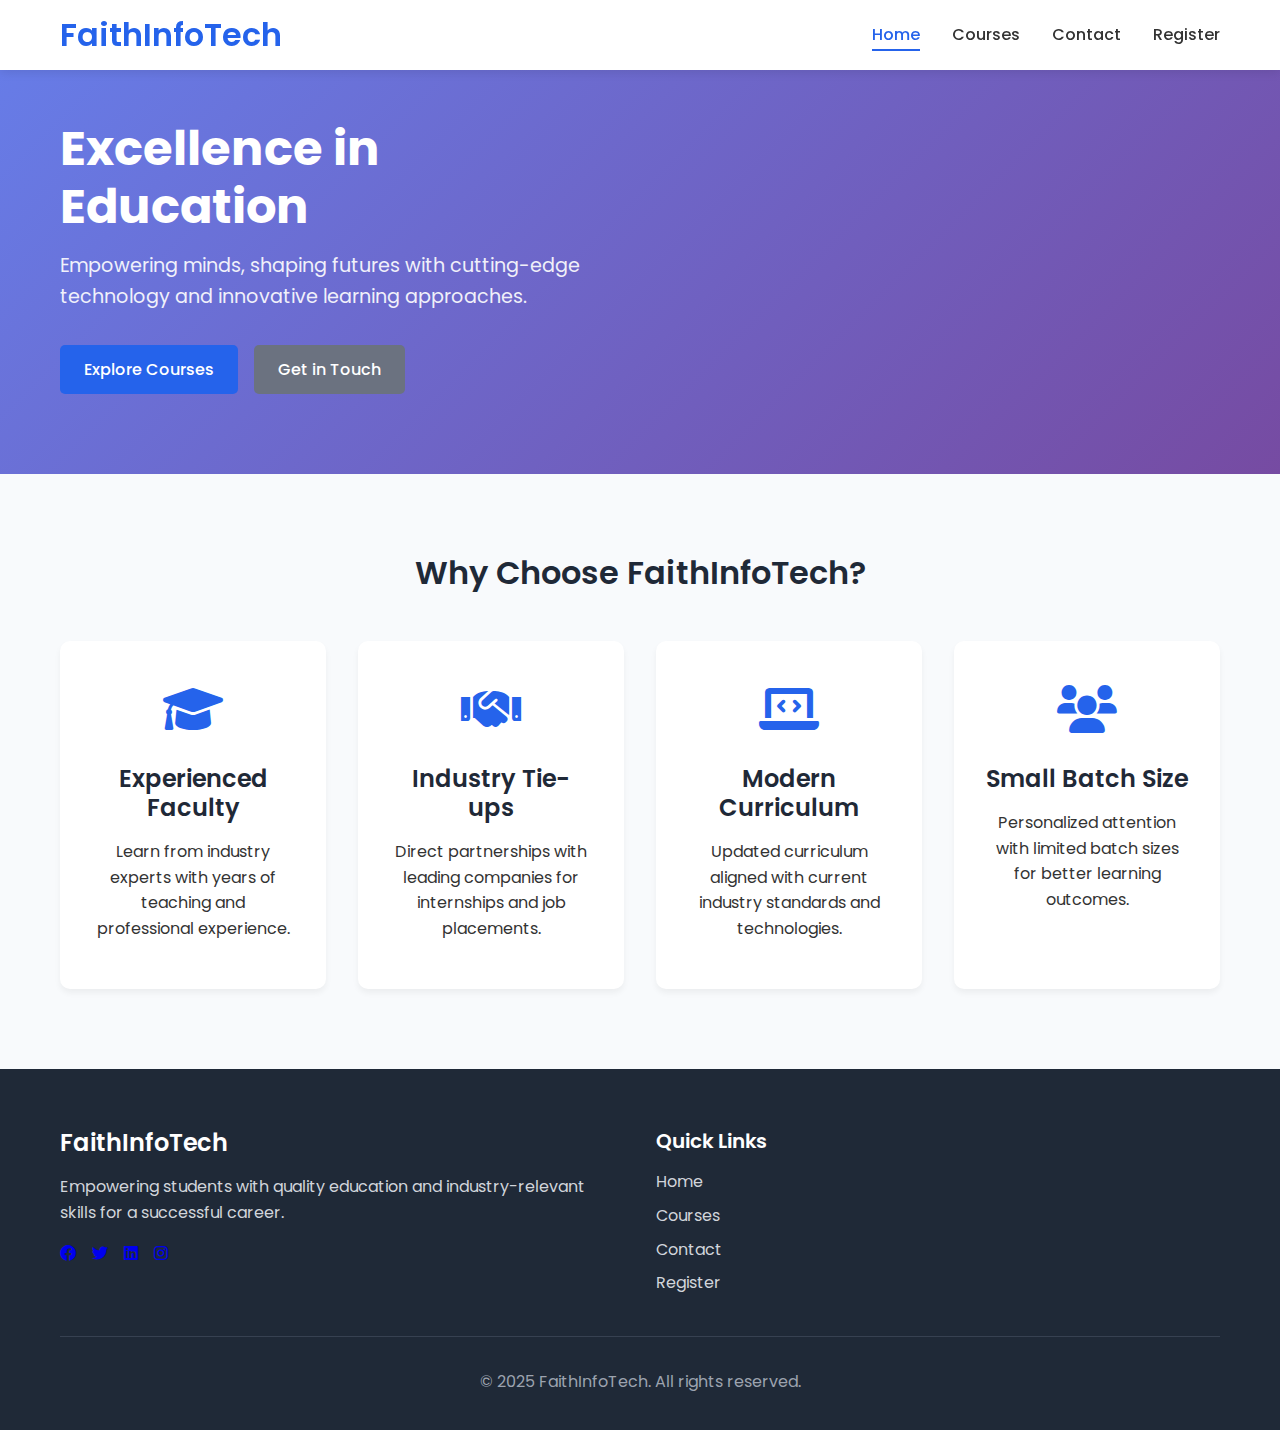
<file: index.html>
<!DOCTYPE html>
<html lang="en">
<head>
    <meta charset="UTF-8">
    <meta name="viewport" content="width=device-width, initial-scale=1.0">
    <title>FaithInfoTech - Excellence in Education</title>
    <link rel="stylesheet" href="styles.css">
    <link href="https://fonts.googleapis.com/css2?family=Poppins:wght@300;400;500;600;700&display=swap" rel="stylesheet">
    <link rel="stylesheet" href="https://cdnjs.cloudflare.com/ajax/libs/font-awesome/6.0.0/css/all.min.css">
</head>
<body>
    <!-- Navigation -->
    <nav class="navbar">
        <div class="nav-container">
            <div class="nav-logo">
                <h2>FaithInfoTech</h2>
            </div>
            <ul class="nav-menu">
                <li class="nav-item">
                    <a href="index.html" class="nav-link active">Home</a>
                </li>
                <li class="nav-item">
                    <a href="courses.html" class="nav-link">Courses</a>
                </li>
                <li class="nav-item">
                    <a href="contact.html" class="nav-link">Contact</a>
                </li>
                <li class="nav-item">
                    <a href="register.html" class="nav-link">Register</a>
                </li>
            </ul>
            <div class="hamburger">
                <span class="bar"></span>
                <span class="bar"></span>
                <span class="bar"></span>
            </div>
        </div>
    </nav>

    <!-- Hero Section -->
    <section class="hero">
        <div class="hero-container">
            <div class="hero-content">
                <h1 class="hero-title">Excellence in Education</h1>
                <p class="hero-subtitle">Empowering minds, shaping futures with cutting-edge technology and innovative learning approaches.</p>
                <div class="hero-buttons">
                    <a href="courses.html" class="btn btn-primary">Explore Courses</a>
                    <a href="contact.html" class="btn btn-secondary">Get in Touch</a>
                </div>
            </div>
       
        </div>
    </section>

    <!-- Features Section -->
    <section class="features">
        <div class="container">
            <h2 class="section-title">Why Choose FaithInfoTech?</h2>
            <div class="features-grid">
                <div class="feature-card">
                    <div class="feature-icon">
                        <i class="fas fa-graduation-cap"></i>
                    </div>
                    <h3>Experienced Faculty</h3>
                    <p>Learn from industry experts with years of teaching and professional experience.</p>
                </div>
                <div class="feature-card">
                    <div class="feature-icon">
                        <i class="fas fa-handshake"></i>
                    </div>
                    <h3>Industry Tie-ups</h3>
                    <p>Direct partnerships with leading companies for internships and job placements.</p>
                </div>
                <div class="feature-card">
                    <div class="feature-icon">
                        <i class="fas fa-laptop-code"></i>
                    </div>
                    <h3>Modern Curriculum</h3>
                    <p>Updated curriculum aligned with current industry standards and technologies.</p>
                </div>
                <div class="feature-card">
                    <div class="feature-icon">
                        <i class="fas fa-users"></i>
                    </div>
                    <h3>Small Batch Size</h3>
                    <p>Personalized attention with limited batch sizes for better learning outcomes.</p>
                </div>
            </div>
        </div>
    </section>



    <!-- Footer -->
    <footer class="footer">
        <div class="container">
            <div class="footer-content">
                <div class="footer-section">
                    <h3>FaithInfoTech</h3>
                    <p>Empowering students with quality education and industry-relevant skills for a successful career.</p>
                    <div class="social-links">
                        <a href="#"><i class="fab fa-facebook"></i></a>
                        <a href="#"><i class="fab fa-twitter"></i></a>
                        <a href="#"><i class="fab fa-linkedin"></i></a>
                        <a href="#"><i class="fab fa-instagram"></i></a>
                    </div>
                </div>
                <div class="footer-section">
                    <h4>Quick Links</h4>
                    <ul>
                        <li><a href="index.html">Home</a></li>
                        <li><a href="courses.html">Courses</a></li>
                        <li><a href="contact.html">Contact</a></li>
                        <li><a href="register.html">Register</a></li>
                    </ul>
                </div>
            </div>
            <div class="footer-bottom">
                <p>&copy; 2025 FaithInfoTech. All rights reserved.</p>
            </div>
        </div>
    </footer>

    <script src="script.js"></script>
</body>
</html>
</file>
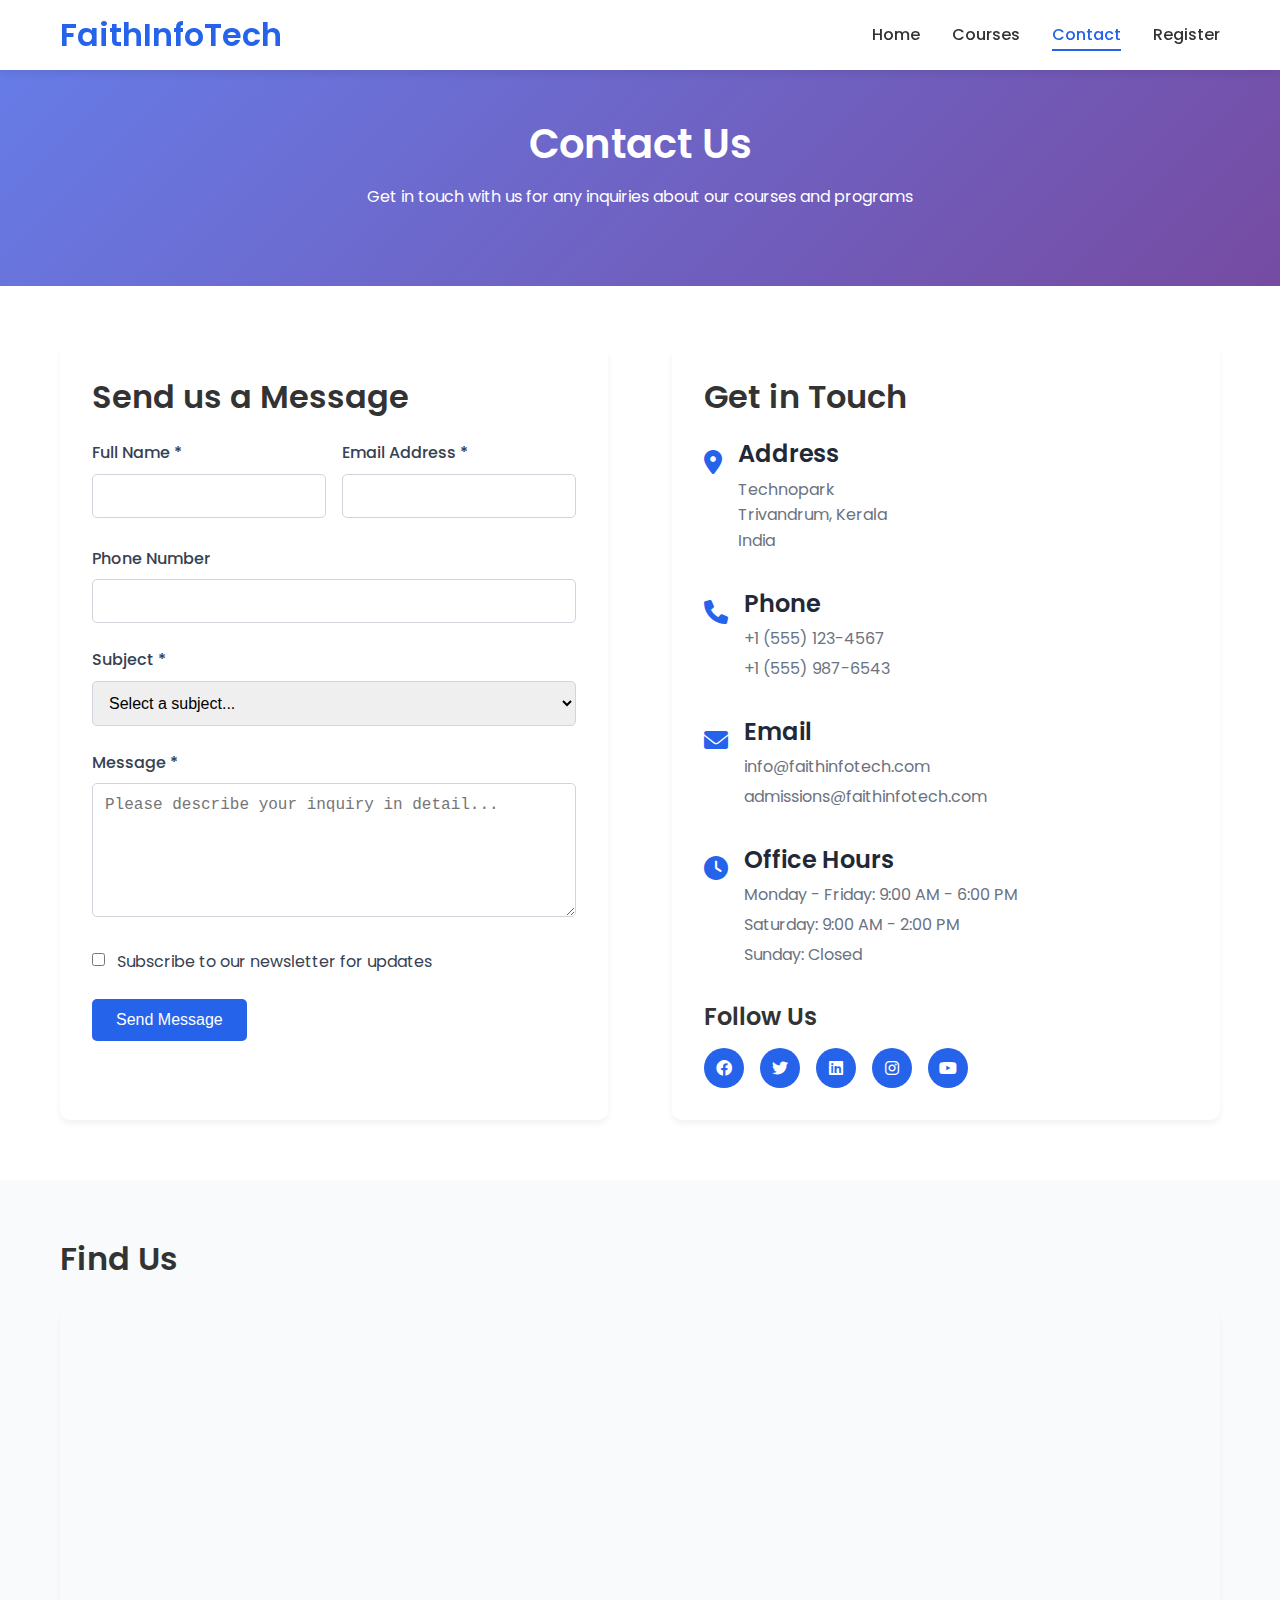
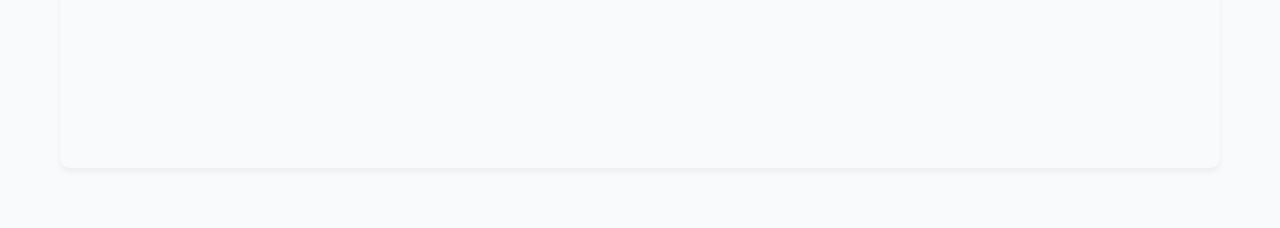
<file: contact.html>
<!DOCTYPE html>
<html lang="en">
<head>
    <meta charset="UTF-8">
    <meta name="viewport" content="width=device-width, initial-scale=1.0">
    <title>Contact - FaithInfoTech</title>
    <link rel="stylesheet" href="styles.css">
    <link href="https://fonts.googleapis.com/css2?family=Poppins:wght@300;400;500;600;700&display=swap" rel="stylesheet">
    <link rel="stylesheet" href="https://cdnjs.cloudflare.com/ajax/libs/font-awesome/6.0.0/css/all.min.css">
</head>
<body>
    <!-- Navigation -->
    <nav class="navbar">
        <div class="nav-container">
            <div class="nav-logo">
                <h2>FaithInfoTech</h2>
            </div>
            <ul class="nav-menu">
                <li class="nav-item">
                    <a href="index.html" class="nav-link">Home</a>
                </li>
                <li class="nav-item">
                    <a href="courses.html" class="nav-link">Courses</a>
                </li>
                <li class="nav-item">
                    <a href="contact.html" class="nav-link active">Contact</a>
                </li>
                <li class="nav-item">
                    <a href="register.html" class="nav-link">Register</a>
                </li>
            </ul>
            <div class="hamburger">
                <span class="bar"></span>
                <span class="bar"></span>
                <span class="bar"></span>
            </div>
        </div>
    </nav>

    <!-- Page Header -->
    <section class="page-header">
        <div class="container">
            <h1>Contact Us</h1>
            <p>Get in touch with us for any inquiries about our courses and programs</p>
        </div>
    </section>

    <!-- Contact Section -->
    <section class="contact-section">
        <div class="container">
            <div class="contact-grid">
                <!-- Contact Form -->
                <div class="contact-form-container">
                    <h2>Send us a Message</h2>
                    <form id="contact-form" class="contact-form">
                        <div class="form-row">
                            <div class="form-group">
                                <label for="contactName">Full Name *</label>
                                <input type="text" id="contactName" name="contactName" required>
                                <span class="error-message" id="contactName-error"></span>
                            </div>
                            <div class="form-group">
                                <label for="contactEmail">Email Address *</label>
                                <input type="email" id="contactEmail" name="contactEmail" required>
                                <span class="error-message" id="contactEmail-error"></span>
                            </div>
                        </div>
                        <div class="form-group">
                            <label for="contactPhone">Phone Number</label>
                            <input type="tel" id="contactPhone" name="contactPhone">
                        </div>
                        <div class="form-group">
                            <label for="contactSubject">Subject *</label>
                            <select id="contactSubject" name="contactSubject" required>
                                <option value="">Select a subject...</option>
                                <option value="course-inquiry">Course Inquiry</option>
                                <option value="admission">Admission Information</option>
                                <option value="fees">Fees and Payment</option>
                                <option value="schedule">Class Schedule</option>
                                <option value="faculty">Faculty Information</option>
                                <option value="other">Other</option>
                            </select>
                            <span class="error-message" id="contactSubject-error"></span>
                        </div>
                        <div class="form-group">
                            <label for="contactMessage">Message *</label>
                            <textarea id="contactMessage" name="contactMessage" rows="6" required placeholder="Please describe your inquiry in detail..."></textarea>
                            <span class="error-message" id="contactMessage-error"></span>
                        </div>
                        <div class="form-group checkbox-group">
                            <input type="checkbox" id="contactNewsletter" name="contactNewsletter">
                            <label for="contactNewsletter">Subscribe to our newsletter for updates</label>
                        </div>
                        <button type="submit" class="btn btn-primary">Send Message</button>
                    </form>
                </div>

                <!-- Contact Information -->
                <div class="contact-info-container">
                    <h2>Get in Touch</h2>
                    <div class="contact-info">
                        <div class="contact-item">
                            <div class="contact-icon">
                                <i class="fas fa-map-marker-alt"></i>
                            </div>
                            <div class="contact-details">
                                <h3>Address</h3>
                                <p>Technopark<br>Trivandrum, Kerala<br>India</p>
                            </div>
                        </div>
                        <div class="contact-item">
                            <div class="contact-icon">
                                <i class="fas fa-phone"></i>
                            </div>
                            <div class="contact-details">
                                <h3>Phone</h3>
                                <p>+1 (555) 123-4567</p>
                                <p>+1 (555) 987-6543</p>
                            </div>
                        </div>
                        <div class="contact-item">
                            <div class="contact-icon">
                                <i class="fas fa-envelope"></i>
                            </div>
                            <div class="contact-details">
                                <h3>Email</h3>
                                <p>info@faithinfotech.com</p>
                                <p>admissions@faithinfotech.com</p>
                            </div>
                        </div>
                        <div class="contact-item">
                            <div class="contact-icon">
                                <i class="fas fa-clock"></i>
                            </div>
                            <div class="contact-details">
                                <h3>Office Hours</h3>
                                <p>Monday - Friday: 9:00 AM - 6:00 PM</p>
                                <p>Saturday: 9:00 AM - 2:00 PM</p>
                                <p>Sunday: Closed</p>
                            </div>
                        </div>
                    </div>

                    <!-- Social Media -->
                    <div class="social-media">
                        <h3>Follow Us</h3>
                        <div class="social-links">
                            <a href="#" class="social-link"><i class="fab fa-facebook"></i></a>
                            <a href="#" class="social-link"><i class="fab fa-twitter"></i></a>
                            <a href="#" class="social-link"><i class="fab fa-linkedin"></i></a>
                            <a href="#" class="social-link"><i class="fab fa-instagram"></i></a>
                            <a href="#" class="social-link"><i class="fab fa-youtube"></i></a>
                        </div>
                    </div>
                </div>
            </div>
        </div>
    </section>

    <!-- Map Section -->
    <section class="map-section">
        <div class="container">
            <h2>Find Us</h2>
            <div class="map-container">
                <iframe 
                    src="https://www.google.com/maps/embed?pb=!1m18!1m12!1m3!1d3940.1234567890123!2d76.87654321098765!3d8.543210987654321!2m3!1f0!2f0!3f0!3m2!1i1024!2i768!4f13.1!3m3!1m2!1s0x3b05bb5b5b5b5b5b%3A0x5b5b5b5b5b5b5b5b!2sTechnopark%2C%20Trivandrum%2C%20Kerala%2C%20India!5e0!3m2!1sen!2sin!4v1640995200000!5m2!1sen!2sin" 
                    width="100%" 
                    height="450" 
                    style="border:0;" 
                    allowfullscreen="" 
                    loading="lazy">
                </iframe>
            </div>
        </div>
    </section>

   

  

    <script src="script.js"></script>
</body>
</html>
</file>
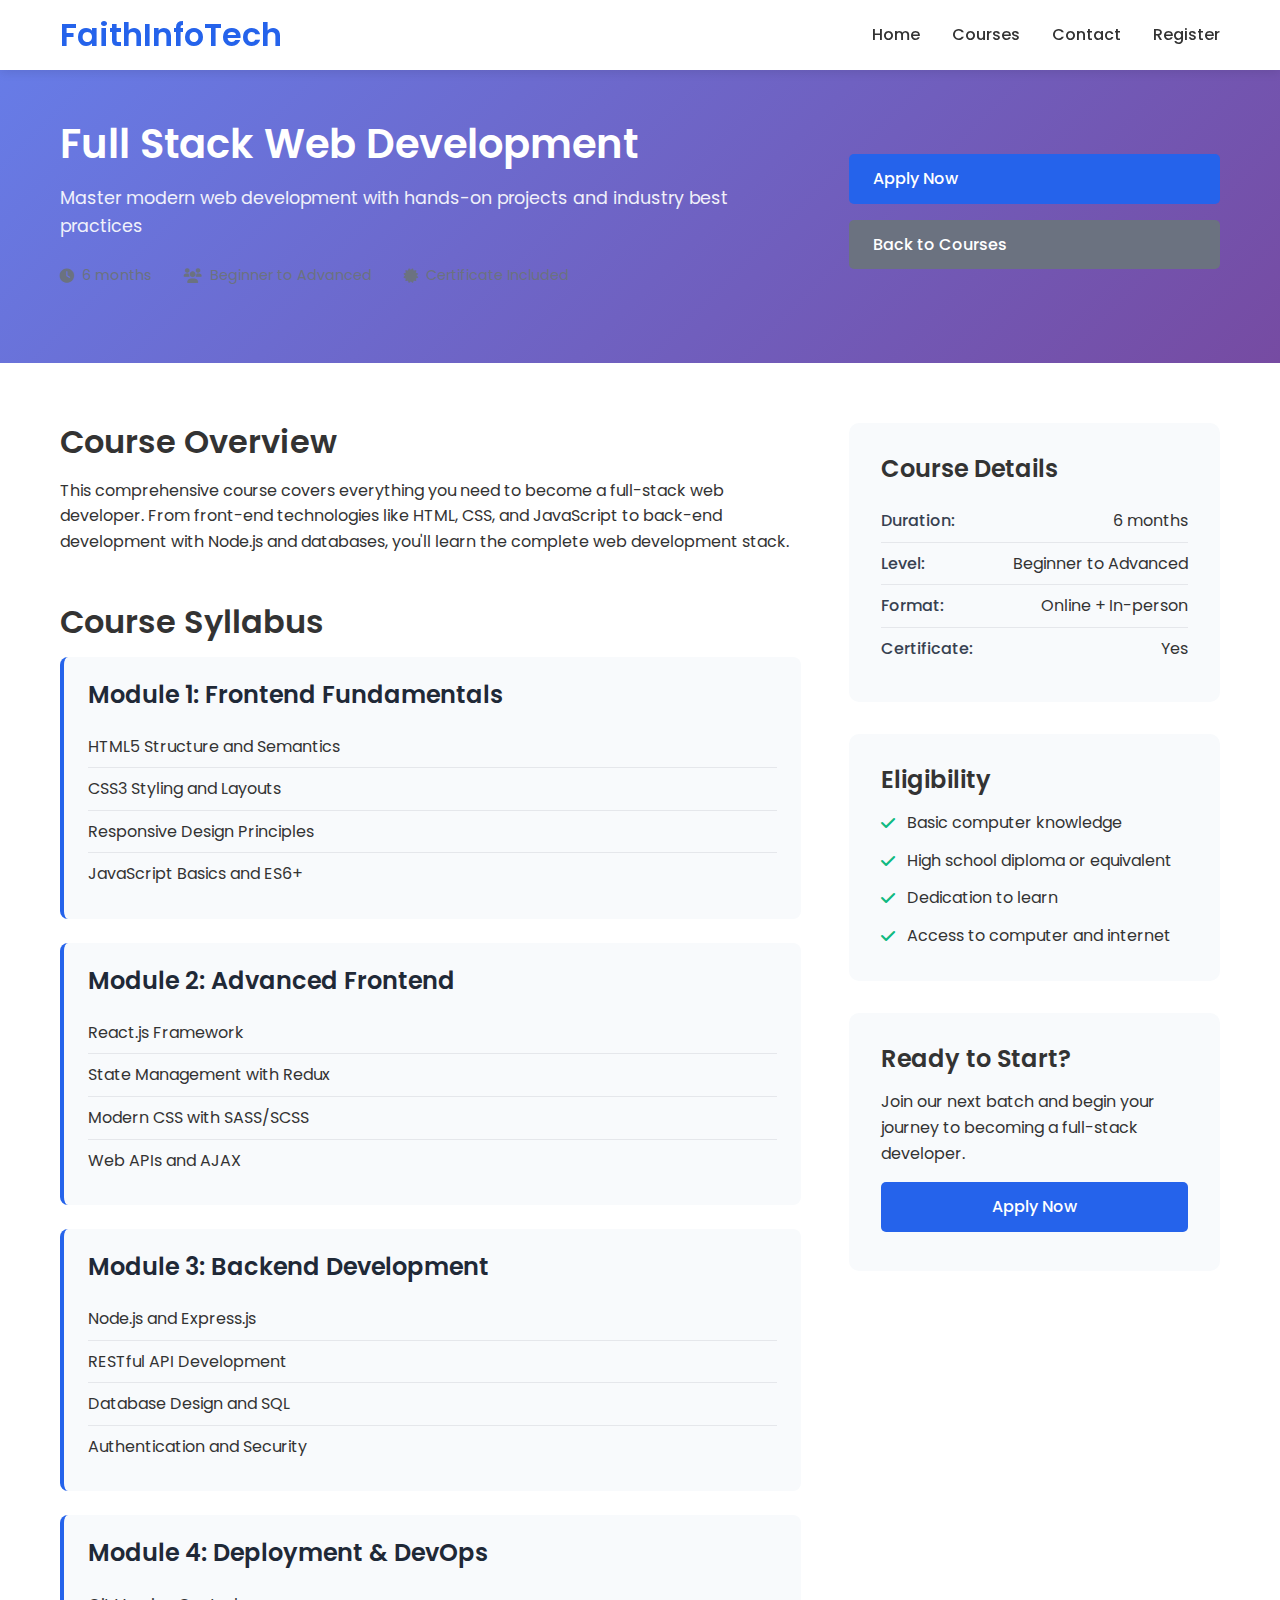
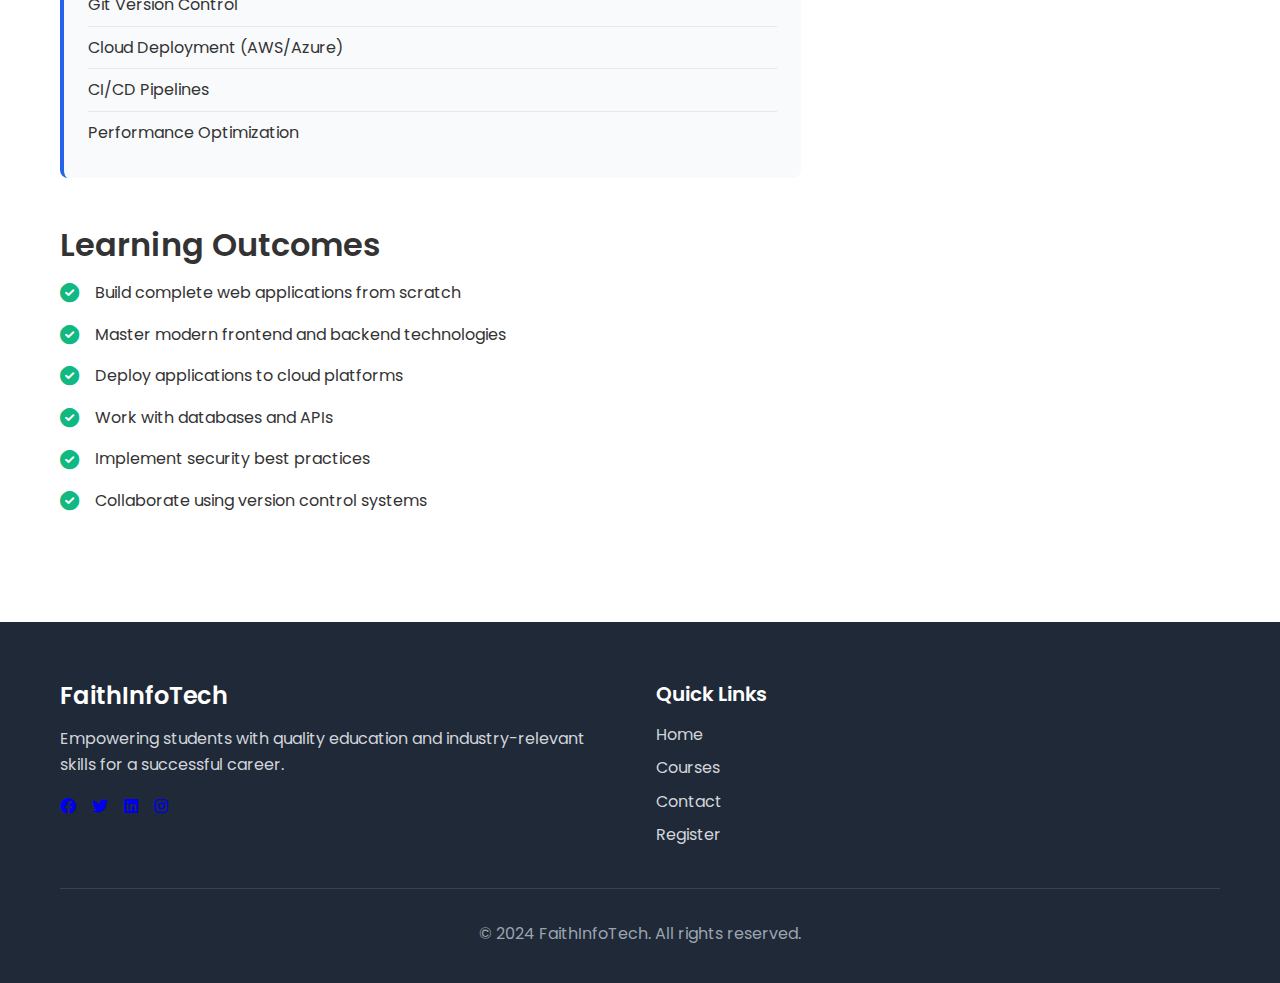
<file: course-detail.html>
<!DOCTYPE html>
<html lang="en">
<head>
    <meta charset="UTF-8">
    <meta name="viewport" content="width=device-width, initial-scale=1.0">
    <title>Course Detail - FaithInfoTech</title>
    <link rel="stylesheet" href="styles.css">
    <link href="https://fonts.googleapis.com/css2?family=Poppins:wght@300;400;500;600;700&display=swap" rel="stylesheet">
    <link rel="stylesheet" href="https://cdnjs.cloudflare.com/ajax/libs/font-awesome/6.0.0/css/all.min.css">
</head>
<body>
    <!-- Navigation -->
    <nav class="navbar">
        <div class="nav-container">
            <div class="nav-logo">
                <h2>FaithInfoTech</h2>
            </div>
            <ul class="nav-menu">
                <li class="nav-item">
                    <a href="index.html" class="nav-link">Home</a>
                </li>
                <li class="nav-item">
                    <a href="courses.html" class="nav-link">Courses</a>
                </li>
                <li class="nav-item">
                    <a href="contact.html" class="nav-link">Contact</a>
                </li>
                <li class="nav-item">
                    <a href="register.html" class="nav-link">Register</a>
                </li>
            </ul>
            <div class="hamburger">
                <span class="bar"></span>
                <span class="bar"></span>
                <span class="bar"></span>
            </div>
        </div>
    </nav>

    <!-- Course Detail Header -->
    <section class="course-detail-header">
        <div class="container">
            <div class="course-detail-content">
                <div class="course-info">
                    <h1 id="course-title">Full Stack Web Development</h1>
                    <p class="course-subtitle">Master modern web development with hands-on projects and industry best practices</p>
                    <div class="course-meta">
                        <span class="meta-item"><i class="fas fa-clock"></i> <span id="course-duration">6 months</span></span>
                        <span class="meta-item"><i class="fas fa-users"></i> <span id="course-level">Beginner to Advanced</span></span>
                        <span class="meta-item"><i class="fas fa-certificate"></i> Certificate Included</span>
                    </div>
                </div>
                <div class="course-actions">
                    <a href="register.html" class="btn btn-primary">Apply Now</a>
                    <a href="courses.html" class="btn btn-secondary">Back to Courses</a>
                </div>
            </div>
        </div>
    </section>

    <!-- Course Content -->
    <section class="course-content">
        <div class="container">
            <div class="content-grid">
                <div class="main-content">
                    <!-- Overview -->
                    <div class="content-section">
                        <h2>Course Overview</h2>
                        <p id="course-overview">This comprehensive course covers everything you need to become a full-stack web developer. From front-end technologies like HTML, CSS, and JavaScript to back-end development with Node.js and databases, you'll learn the complete web development stack.</p>
                    </div>

                    <!-- Syllabus -->
                    <div class="content-section">
                        <h2>Course Syllabus</h2>
                        <div class="syllabus-list" id="course-syllabus">
                            <div class="syllabus-item">
                                <h3>Module 1: Frontend Fundamentals</h3>
                                <ul>
                                    <li>HTML5 Structure and Semantics</li>
                                    <li>CSS3 Styling and Layouts</li>
                                    <li>Responsive Design Principles</li>
                                    <li>JavaScript Basics and ES6+</li>
                                </ul>
                            </div>
                            <div class="syllabus-item">
                                <h3>Module 2: Advanced Frontend</h3>
                                <ul>
                                    <li>React.js Framework</li>
                                    <li>State Management with Redux</li>
                                    <li>Modern CSS with SASS/SCSS</li>
                                    <li>Web APIs and AJAX</li>
                                </ul>
                            </div>
                            <div class="syllabus-item">
                                <h3>Module 3: Backend Development</h3>
                                <ul>
                                    <li>Node.js and Express.js</li>
                                    <li>RESTful API Development</li>
                                    <li>Database Design and SQL</li>
                                    <li>Authentication and Security</li>
                                </ul>
                            </div>
                            <div class="syllabus-item">
                                <h3>Module 4: Deployment & DevOps</h3>
                                <ul>
                                    <li>Git Version Control</li>
                                    <li>Cloud Deployment (AWS/Azure)</li>
                                    <li>CI/CD Pipelines</li>
                                    <li>Performance Optimization</li>
                                </ul>
                            </div>
                        </div>
                    </div>

                    <!-- Learning Outcomes -->
                    <div class="content-section">
                        <h2>Learning Outcomes</h2>
                        <div class="outcomes-list" id="course-outcomes">
                            <div class="outcome-item">
                                <i class="fas fa-check-circle"></i>
                                <span>Build complete web applications from scratch</span>
                            </div>
                            <div class="outcome-item">
                                <i class="fas fa-check-circle"></i>
                                <span>Master modern frontend and backend technologies</span>
                            </div>
                            <div class="outcome-item">
                                <i class="fas fa-check-circle"></i>
                                <span>Deploy applications to cloud platforms</span>
                            </div>
                            <div class="outcome-item">
                                <i class="fas fa-check-circle"></i>
                                <span>Work with databases and APIs</span>
                            </div>
                            <div class="outcome-item">
                                <i class="fas fa-check-circle"></i>
                                <span>Implement security best practices</span>
                            </div>
                            <div class="outcome-item">
                                <i class="fas fa-check-circle"></i>
                                <span>Collaborate using version control systems</span>
                            </div>
                        </div>
                    </div>
                </div>

                <div class="sidebar">
                    <!-- Course Details -->
                    <div class="sidebar-card">
                        <h3>Course Details</h3>
                        <div class="detail-item">
                            <span class="label">Duration:</span>
                            <span id="sidebar-duration">6 months</span>
                        </div>
                        <div class="detail-item">
                            <span class="label">Level:</span>
                            <span id="sidebar-level">Beginner to Advanced</span>
                        </div>
                        <div class="detail-item">
                            <span class="label">Format:</span>
                            <span>Online + In-person</span>
                        </div>
                        <div class="detail-item">
                            <span class="label">Certificate:</span>
                            <span>Yes</span>
                        </div>
                    </div>

                    <!-- Eligibility -->
                    <div class="sidebar-card">
                        <h3>Eligibility</h3>
                        <div class="eligibility-list" id="course-eligibility">
                            <div class="eligibility-item">
                                <i class="fas fa-check"></i>
                                <span>Basic computer knowledge</span>
                            </div>
                            <div class="eligibility-item">
                                <i class="fas fa-check"></i>
                                <span>High school diploma or equivalent</span>
                            </div>
                            <div class="eligibility-item">
                                <i class="fas fa-check"></i>
                                <span>Dedication to learn</span>
                            </div>
                            <div class="eligibility-item">
                                <i class="fas fa-check"></i>
                                <span>Access to computer and internet</span>
                            </div>
                        </div>
                    </div>

                    <!-- Apply Now -->
                    <div class="sidebar-card">
                        <h3>Ready to Start?</h3>
                        <p>Join our next batch and begin your journey to becoming a full-stack developer.</p>
                        <a href="register.html" class="btn btn-primary btn-full">Apply Now</a>
                    </div>
                </div>
            </div>
        </div>
    </section>

    <!-- Footer -->
    <footer class="footer">
        <div class="container">
            <div class="footer-content">
                <div class="footer-section">
                    <h3>FaithInfoTech</h3>
                    <p>Empowering students with quality education and industry-relevant skills for a successful career.</p>
                    <div class="social-links">
                        <a href="#"><i class="fab fa-facebook"></i></a>
                        <a href="#"><i class="fab fa-twitter"></i></a>
                        <a href="#"><i class="fab fa-linkedin"></i></a>
                        <a href="#"><i class="fab fa-instagram"></i></a>
                    </div>
                </div>
                <div class="footer-section">
                    <h4>Quick Links</h4>
                    <ul>
                        <li><a href="index.html">Home</a></li>
                        <li><a href="courses.html">Courses</a></li>
                        <li><a href="contact.html">Contact</a></li>
                        <li><a href="register.html">Register</a></li>
                    </ul>
                </div>
            </div>
            <div class="footer-bottom">
                <p>&copy; 2024 FaithInfoTech. All rights reserved.</p>
            </div>
        </div>
    </footer>

    <script src="script.js"></script>
</body>
</html>
</file>
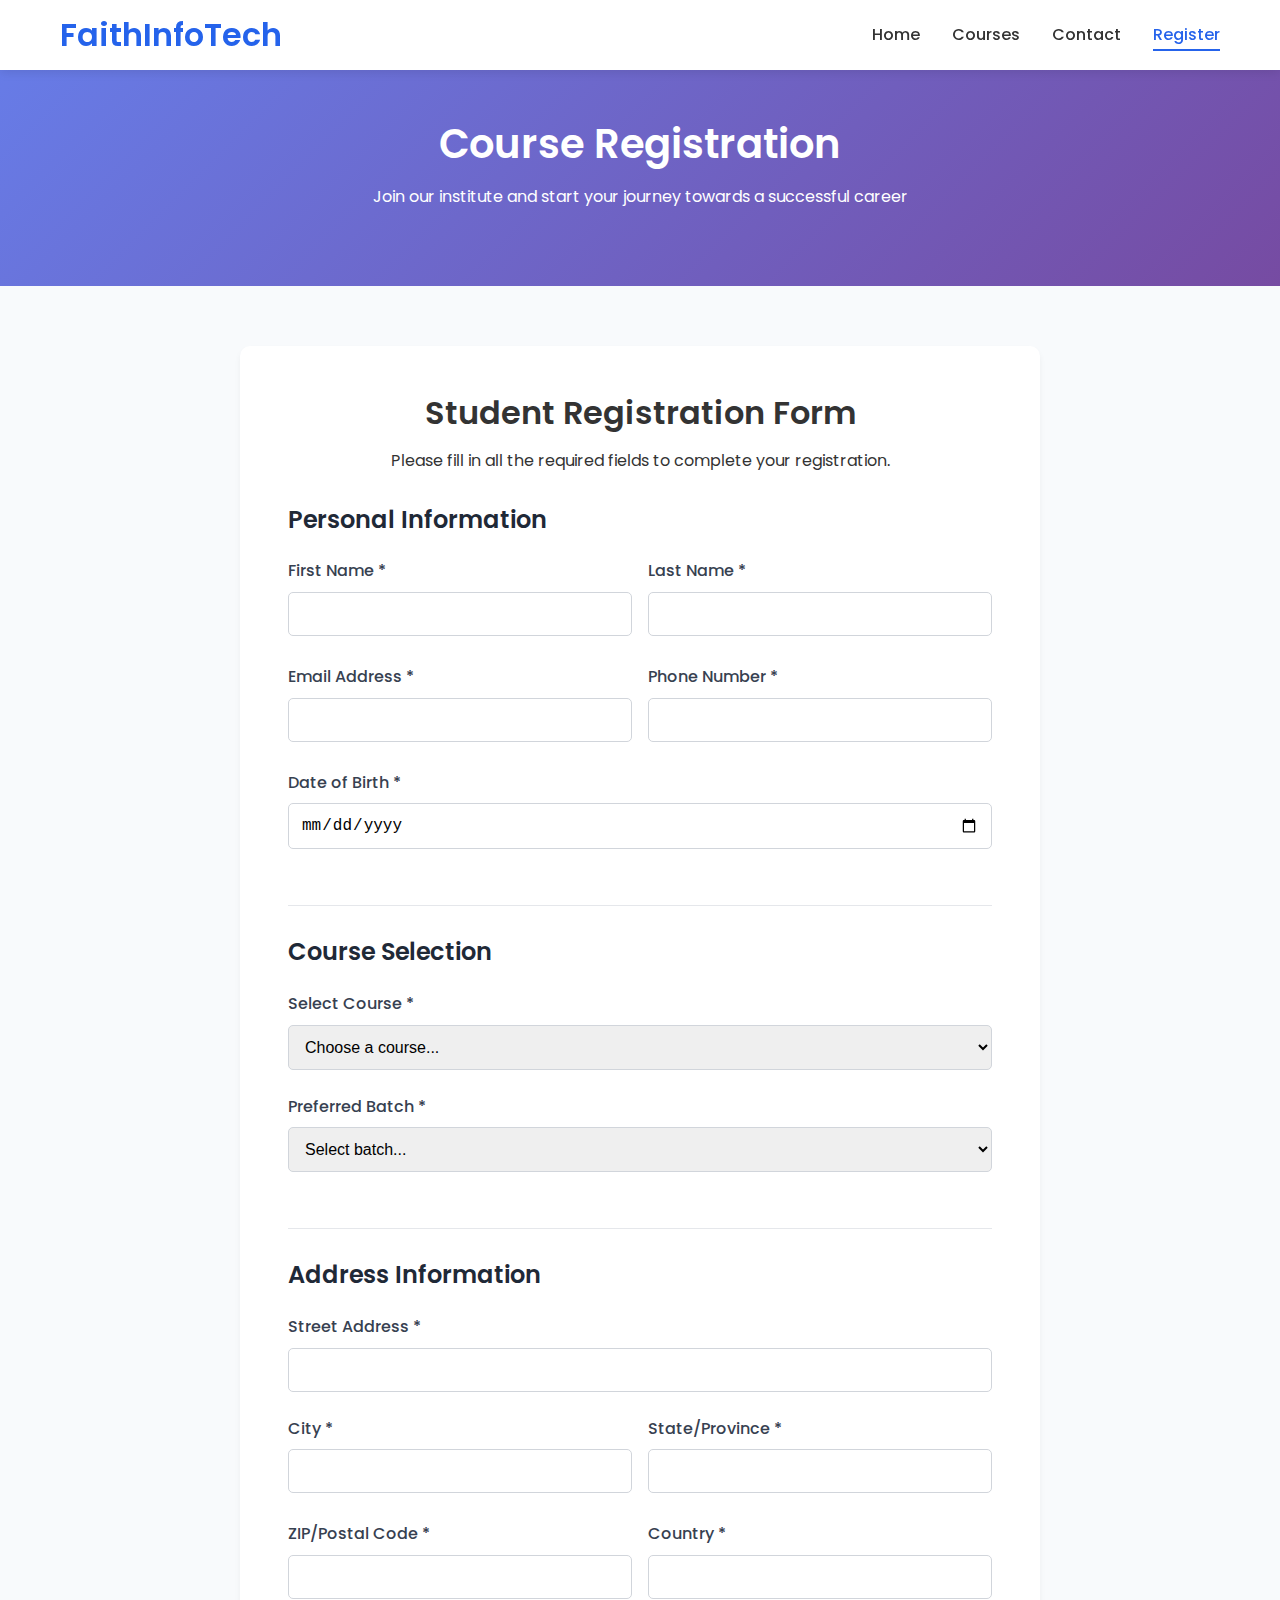
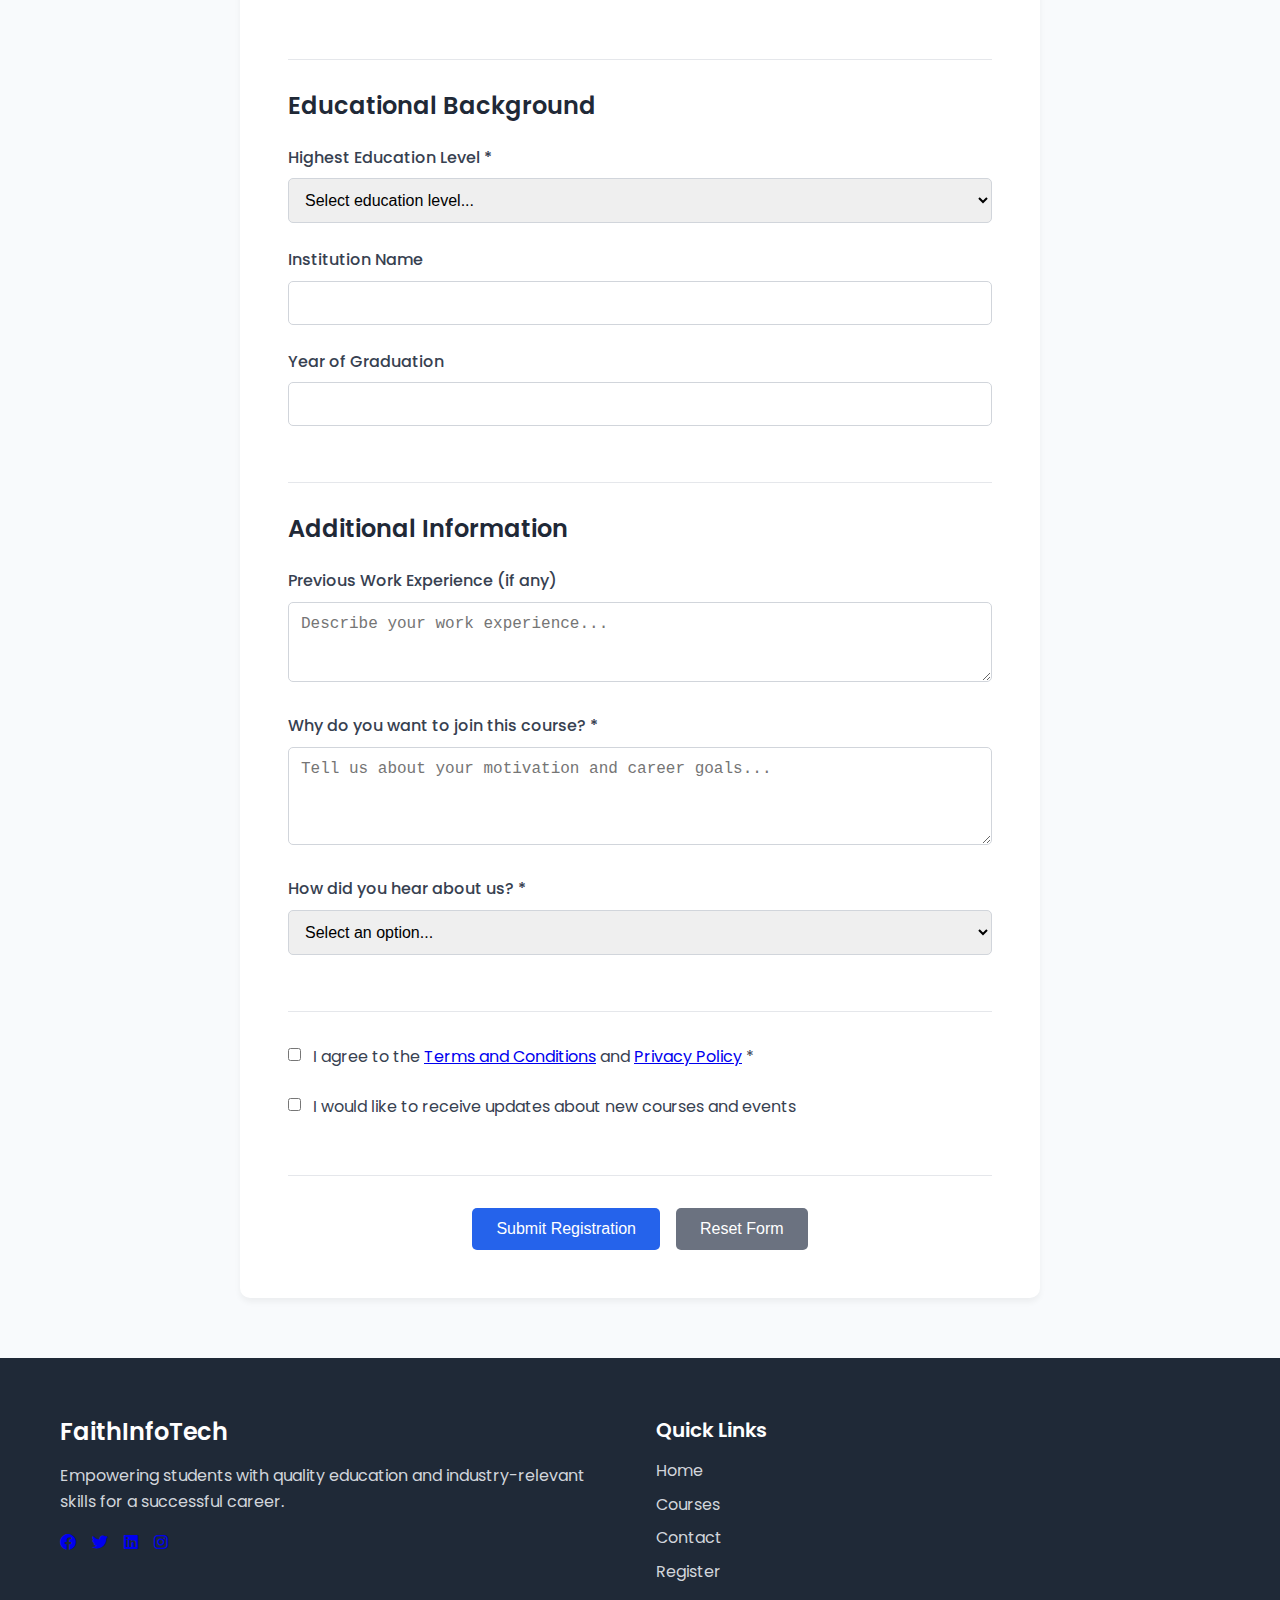
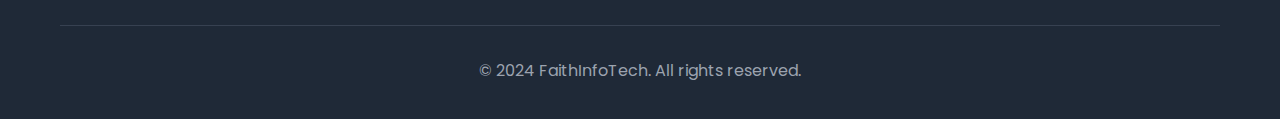
<file: register.html>
<!DOCTYPE html>
<html lang="en">
<head>
    <meta charset="UTF-8">
    <meta name="viewport" content="width=device-width, initial-scale=1.0">
    <title>Register - FaithInfoTech</title>
    <link rel="stylesheet" href="styles.css">
    <link href="https://fonts.googleapis.com/css2?family=Poppins:wght@300;400;500;600;700&display=swap" rel="stylesheet">
    <link rel="stylesheet" href="https://cdnjs.cloudflare.com/ajax/libs/font-awesome/6.0.0/css/all.min.css">
</head>
<body>
    <!-- Navigation -->
    <nav class="navbar">
        <div class="nav-container">
            <div class="nav-logo">
                <h2>FaithInfoTech</h2>
            </div>
            <ul class="nav-menu">
                <li class="nav-item">
                    <a href="index.html" class="nav-link">Home</a>
                </li>
                <li class="nav-item">
                    <a href="courses.html" class="nav-link">Courses</a>
                </li>
                <li class="nav-item">
                    <a href="contact.html" class="nav-link">Contact</a>
                </li>
                <li class="nav-item">
                    <a href="register.html" class="nav-link active">Register</a>
                </li>
            </ul>
            <div class="hamburger">
                <span class="bar"></span>
                <span class="bar"></span>
                <span class="bar"></span>
            </div>
        </div>
    </nav>

    <!-- Page Header -->
    <section class="page-header">
        <div class="container">
            <h1>Course Registration</h1>
            <p>Join our institute and start your journey towards a successful career</p>
        </div>
    </section>

    <!-- Registration Form -->
    <section class="registration-section">
        <div class="container">
            <div class="form-container">
                <form id="registration-form" class="registration-form">
                    <div class="form-header">
                        <h2>Student Registration Form</h2>
                        <p>Please fill in all the required fields to complete your registration.</p>
                    </div>

                    <!-- Personal Information -->
                    <div class="form-section">
                        <h3>Personal Information</h3>
                        <div class="form-row">
                            <div class="form-group">
                                <label for="firstName">First Name *</label>
                                <input type="text" id="firstName" name="firstName" required>
                                <span class="error-message" id="firstName-error"></span>
                            </div>
                            <div class="form-group">
                                <label for="lastName">Last Name *</label>
                                <input type="text" id="lastName" name="lastName" required>
                                <span class="error-message" id="lastName-error"></span>
                            </div>
                        </div>
                        <div class="form-row">
                            <div class="form-group">
                                <label for="email">Email Address *</label>
                                <input type="email" id="email" name="email" required>
                                <span class="error-message" id="email-error"></span>
                            </div>
                            <div class="form-group">
                                <label for="phone">Phone Number *</label>
                                <input type="tel" id="phone" name="phone" required>
                                <span class="error-message" id="phone-error"></span>
                            </div>
                        </div>
                        <div class="form-group">
                            <label for="dateOfBirth">Date of Birth *</label>
                            <input type="date" id="dateOfBirth" name="dateOfBirth" required>
                            <span class="error-message" id="dateOfBirth-error"></span>
                        </div>
                    </div>

                    <!-- Course Selection -->
                    <div class="form-section">
                        <h3>Course Selection</h3>
                        <div class="form-group">
                            <label for="course">Select Course *</label>
                            <select id="course" name="course" required>
                                <option value="">Choose a course...</option>
                                <option value="data-science-genai">Data Science and Gen AI + Python Full Stack</option>
                                <option value="devops-cloud">DevOps and Cloud Engineering + Python Full Stack</option>
                                <option value="dotnet-angular">Full Stack Developer .NET with Angular</option>
                                <option value="python-mern">Full Stack Developer Python with MERN</option>
                            </select>
                            <span class="error-message" id="course-error"></span>
                        </div>
                        <div class="form-group">
                            <label for="batch">Preferred Batch *</label>
                            <select id="batch" name="batch" required>
                                <option value="">Select batch...</option>
                                <option value="morning">Morning (9:00 AM - 12:00 PM)</option>
                                <option value="afternoon">Afternoon (2:00 PM - 5:00 PM)</option>
                                <option value="evening">Evening (6:00 PM - 9:00 PM)</option>
                                <option value="weekend">Weekend (Saturday & Sunday)</option>
                            </select>
                            <span class="error-message" id="batch-error"></span>
                        </div>
                    </div>

                    <!-- Address Information -->
                    <div class="form-section">
                        <h3>Address Information</h3>
                        <div class="form-group">
                            <label for="address">Street Address *</label>
                            <input type="text" id="address" name="address" required>
                            <span class="error-message" id="address-error"></span>
                        </div>
                        <div class="form-row">
                            <div class="form-group">
                                <label for="city">City *</label>
                                <input type="text" id="city" name="city" required>
                                <span class="error-message" id="city-error"></span>
                            </div>
                            <div class="form-group">
                                <label for="state">State/Province *</label>
                                <input type="text" id="state" name="state" required>
                                <span class="error-message" id="state-error"></span>
                            </div>
                        </div>
                        <div class="form-row">
                            <div class="form-group">
                                <label for="zipCode">ZIP/Postal Code *</label>
                                <input type="text" id="zipCode" name="zipCode" required>
                                <span class="error-message" id="zipCode-error"></span>
                            </div>
                            <div class="form-group">
                                <label for="country">Country *</label>
                                <input type="text" id="country" name="country" required>
                                <span class="error-message" id="country-error"></span>
                            </div>
                        </div>
                    </div>

                    <!-- Educational Background -->
                    <div class="form-section">
                        <h3>Educational Background</h3>
                        <div class="form-group">
                            <label for="education">Highest Education Level *</label>
                            <select id="education" name="education" required>
                                <option value="">Select education level...</option>
                                <option value="high-school">High School</option>
                                <option value="bachelor">Bachelor's Degree</option>
                                <option value="master">Master's Degree</option>
                                <option value="phd">PhD</option>
                                <option value="other">Other</option>
                            </select>
                            <span class="error-message" id="education-error"></span>
                        </div>
                        <div class="form-group">
                            <label for="institution">Institution Name</label>
                            <input type="text" id="institution" name="institution">
                        </div>
                        <div class="form-group">
                            <label for="graduationYear">Year of Graduation</label>
                            <input type="number" id="graduationYear" name="graduationYear" min="1950" max="2024">
                        </div>
                    </div>

                    <!-- Additional Information -->
                    <div class="form-section">
                        <h3>Additional Information</h3>
                        <div class="form-group">
                            <label for="experience">Previous Work Experience (if any)</label>
                            <textarea id="experience" name="experience" rows="3" placeholder="Describe your work experience..."></textarea>
                        </div>
                        <div class="form-group">
                            <label for="motivation">Why do you want to join this course? *</label>
                            <textarea id="motivation" name="motivation" rows="4" required placeholder="Tell us about your motivation and career goals..."></textarea>
                            <span class="error-message" id="motivation-error"></span>
                        </div>
                        <div class="form-group">
                            <label for="hearAbout">How did you hear about us? *</label>
                            <select id="hearAbout" name="hearAbout" required>
                                <option value="">Select an option...</option>
                                <option value="social-media">Social Media</option>
                                <option value="website">Website</option>
                                <option value="friend">Friend/Family</option>
                                <option value="advertisement">Advertisement</option>
                                <option value="search-engine">Search Engine</option>
                                <option value="other">Other</option>
                            </select>
                            <span class="error-message" id="hearAbout-error"></span>
                        </div>
                    </div>

                    <!-- Terms and Conditions -->
                    <div class="form-section">
                        <div class="form-group checkbox-group">
                            <input type="checkbox" id="terms" name="terms" required>
                            <label for="terms">I agree to the <a href="#" class="link">Terms and Conditions</a> and <a href="#" class="link">Privacy Policy</a> *</label>
                            <span class="error-message" id="terms-error"></span>
                        </div>
                        <div class="form-group checkbox-group">
                            <input type="checkbox" id="newsletter" name="newsletter">
                            <label for="newsletter">I would like to receive updates about new courses and events</label>
                        </div>
                    </div>

                    <!-- Form Buttons -->
                    <div class="form-buttons">
                        <button type="submit" class="btn btn-primary">Submit Registration</button>
                        <button type="reset" class="btn btn-secondary">Reset Form</button>
                    </div>
                </form>
            </div>
        </div>
    </section>

    <!-- Footer -->
    <footer class="footer">
        <div class="container">
            <div class="footer-content">
                <div class="footer-section">
                    <h3>FaithInfoTech</h3>
                    <p>Empowering students with quality education and industry-relevant skills for a successful career.</p>
                    <div class="social-links">
                        <a href="#"><i class="fab fa-facebook"></i></a>
                        <a href="#"><i class="fab fa-twitter"></i></a>
                        <a href="#"><i class="fab fa-linkedin"></i></a>
                        <a href="#"><i class="fab fa-instagram"></i></a>
                    </div>
                </div>
                <div class="footer-section">
                    <h4>Quick Links</h4>
                    <ul>
                        <li><a href="index.html">Home</a></li>
                        <li><a href="courses.html">Courses</a></li>
                        <li><a href="contact.html">Contact</a></li>
                        <li><a href="register.html">Register</a></li>
                    </ul>
                </div>
            </div>
            <div class="footer-bottom">
                <p>&copy; 2024 FaithInfoTech. All rights reserved.</p>
            </div>
        </div>
    </footer>

    <script src="script.js"></script>
</body>
</html>
</file>
<file: styles.css>
/* Reset and Base Styles */
* {
    margin: 0;
    padding: 0;
    box-sizing: border-box;
}

body {
    font-family: 'Poppins', sans-serif;
    line-height: 1.6;
    color: #333;
    background-color: #fff;
}

.container {
    max-width: 1200px;
    margin: 0 auto;
    padding: 0 20px;
}

/* Typography */
h1, h2, h3, h4, h5, h6 {
    font-weight: 600;
    line-height: 1.2;
    margin-bottom: 1rem;
}

h1 { font-size: 2.5rem; }
h2 { font-size: 2rem; }
h3 { font-size: 1.5rem; }
h4 { font-size: 1.25rem; }

p {
    margin-bottom: 1rem;
}

/* Buttons */
.btn {
    display: inline-block;
    padding: 12px 24px;
    border: none;
    border-radius: 5px;
    text-decoration: none;
    font-weight: 500;
    cursor: pointer;
    transition: all 0.3s ease;
    font-size: 1rem;
}

.btn-primary {
    background-color: #2563eb;
    color: white;
}

.btn-primary:hover {
    background-color: #1d4ed8;
    transform: translateY(-2px);
}

.btn-secondary {
    background-color: #6b7280;
    color: white;
}

.btn-secondary:hover {
    background-color: #4b5563;
    transform: translateY(-2px);
}

.btn-full {
    width: 100%;
    text-align: center;
}

/* Navigation */
.navbar {
    background-color: #fff;
    box-shadow: 0 2px 10px rgba(0, 0, 0, 0.1);
    position: fixed;
    top: 0;
    width: 100%;
    z-index: 1000;
}

.nav-container {
    max-width: 1200px;
    margin: 0 auto;
    padding: 0 20px;
    display: flex;
    justify-content: space-between;
    align-items: center;
    height: 70px;
}

.nav-logo h2 {
    color: #2563eb;
    margin: 0;
}

.nav-menu {
    display: flex;
    list-style: none;
    gap: 2rem;
}

.nav-link {
    text-decoration: none;
    color: #333;
    font-weight: 500;
    transition: color 0.3s ease;
}

.nav-link:hover,
.nav-link.active {
    color: #2563eb;
}

.hamburger {
    display: none;
    flex-direction: column;
    cursor: pointer;
}

.bar {
    width: 25px;
    height: 3px;
    background-color: #333;
    margin: 3px 0;
    transition: 0.3s;
}

/* Hero Section */
.hero {
    padding: 120px 0 80px;
    background: linear-gradient(135deg, #667eea 0%, #764ba2 100%);
    color: white;
}

.hero-container {
    max-width: 1200px;
    margin: 0 auto;
    padding: 0 20px;
    display: grid;
    grid-template-columns: 1fr 1fr;
    gap: 4rem;
    align-items: center;
}

.hero-title {
    font-size: 3rem;
    font-weight: 700;
    margin-bottom: 1rem;
}

.hero-subtitle {
    font-size: 1.2rem;
    margin-bottom: 2rem;
    opacity: 0.9;
}

.hero-buttons {
    display: flex;
    gap: 1rem;
    flex-wrap: wrap;
}

.hero-image img {
    width: 100%;
    height: auto;
    border-radius: 10px;
    box-shadow: 0 20px 40px rgba(0, 0, 0, 0.1);
}

/* Features Section */
.features {
    padding: 80px 0;
    background-color: #f8fafc;
}

.section-title {
    text-align: center;
    margin-bottom: 3rem;
    color: #1f2937;
}

.features-grid {
    display: grid;
    grid-template-columns: repeat(auto-fit, minmax(250px, 1fr));
    gap: 2rem;
}

.feature-card {
    background: white;
    padding: 2rem;
    border-radius: 10px;
    text-align: center;
    box-shadow: 0 4px 6px rgba(0, 0, 0, 0.05);
    transition: transform 0.3s ease;
}

.feature-card:hover {
    transform: translateY(-5px);
}

.feature-icon {
    font-size: 3rem;
    color: #2563eb;
    margin-bottom: 1rem;
}

.feature-card h3 {
    margin-bottom: 1rem;
    color: #1f2937;
}



/* Page Header */
.page-header {
    padding: 120px 0 60px;
    background: linear-gradient(135deg, #667eea 0%, #764ba2 100%);
    color: white;
    text-align: center;
}

.page-header h1 {
    margin-bottom: 1rem;
}

/* Filter Section */
.filter-section {
    padding: 40px 0;
    background-color: #f8fafc;
}

.filter-container {
    display: flex;
    gap: 2rem;
    flex-wrap: wrap;
    justify-content: center;
}

.filter-group {
    display: flex;
    flex-direction: column;
    gap: 0.5rem;
}

.filter-group label {
    font-weight: 500;
    color: #374151;
}

.filter-group select,
.filter-group input {
    padding: 10px;
    border: 1px solid #d1d5db;
    border-radius: 5px;
    font-size: 1rem;
}

/* Courses Section */
.courses-section {
    padding: 60px 0;
}

.courses-grid {
    display: grid;
    grid-template-columns: repeat(auto-fit, minmax(300px, 1fr));
    gap: 2rem;
}

.course-card {
    background: white;
    border-radius: 10px;
    overflow: hidden;
    box-shadow: 0 4px 6px rgba(0, 0, 0, 0.05);
    transition: transform 0.3s ease;
}

.course-card:hover {
    transform: translateY(-5px);
}

.course-image {
    height: 200px;
    background-color: #e5e7eb;
    display: flex;
    align-items: center;
    justify-content: center;
    color: #6b7280;
}

.course-content {
    padding: 1.5rem;
}

.course-title {
    font-size: 1.25rem;
    margin-bottom: 0.5rem;
    color: #1f2937;
}

.course-description {
    color: #6b7280;
    margin-bottom: 1rem;
}

.course-meta {
    display: flex;
    gap: 1rem;
    margin-bottom: 1rem;
    font-size: 0.9rem;
    color: #6b7280;
}

.course-actions {
    display: flex;
    gap: 1rem;
}

/* Course Detail Styles */
.course-detail-header {
    padding: 120px 0 60px;
    background: linear-gradient(135deg, #667eea 0%, #764ba2 100%);
    color: white;
}

.course-detail-content {
    display: grid;
    grid-template-columns: 2fr 1fr;
    gap: 3rem;
    align-items: center;
}

.course-subtitle {
    font-size: 1.1rem;
    opacity: 0.9;
    margin-bottom: 1.5rem;
}

.course-meta {
    display: flex;
    gap: 2rem;
    flex-wrap: wrap;
}

.meta-item {
    display: flex;
    align-items: center;
    gap: 0.5rem;
}

.course-actions {
    display: flex;
    flex-direction: column;
    gap: 1rem;
}

.course-content {
    padding: 60px 0;
}

.content-grid {
    display: grid;
    grid-template-columns: 2fr 1fr;
    gap: 3rem;
}

.content-section {
    margin-bottom: 3rem;
}

.syllabus-list {
    display: flex;
    flex-direction: column;
    gap: 1.5rem;
}

.syllabus-item {
    background: #f8fafc;
    padding: 1.5rem;
    border-radius: 8px;
    border-left: 4px solid #2563eb;
}

.syllabus-item h3 {
    margin-bottom: 1rem;
    color: #1f2937;
}

.syllabus-item ul {
    list-style: none;
    padding-left: 0;
}

.syllabus-item li {
    padding: 0.5rem 0;
    border-bottom: 1px solid #e5e7eb;
}

.syllabus-item li:last-child {
    border-bottom: none;
}

.outcomes-list {
    display: flex;
    flex-direction: column;
    gap: 1rem;
}

.outcome-item {
    display: flex;
    align-items: center;
    gap: 1rem;
}

.outcome-item i {
    color: #10b981;
    font-size: 1.2rem;
}

.sidebar {
    display: flex;
    flex-direction: column;
    gap: 2rem;
}

.sidebar-card {
    background: #f8fafc;
    padding: 2rem;
    border-radius: 10px;
}

.detail-item {
    display: flex;
    justify-content: space-between;
    padding: 0.5rem 0;
    border-bottom: 1px solid #e5e7eb;
}

.detail-item:last-child {
    border-bottom: none;
}

.label {
    font-weight: 500;
    color: #374151;
}

.eligibility-list {
    display: flex;
    flex-direction: column;
    gap: 0.75rem;
}

.eligibility-item {
    display: flex;
    align-items: center;
    gap: 0.75rem;
}

.eligibility-item i {
    color: #10b981;
}

/* Registration Form Styles */
.registration-section {
    padding: 60px 0;
    background-color: #f8fafc;
}

.form-container {
    max-width: 800px;
    margin: 0 auto;
}

.registration-form {
    background: white;
    padding: 3rem;
    border-radius: 10px;
    box-shadow: 0 4px 6px rgba(0, 0, 0, 0.05);
}

.form-header {
    text-align: center;
    margin-bottom: 2rem;
}

.form-section {
    margin-bottom: 2rem;
    padding-bottom: 2rem;
    border-bottom: 1px solid #e5e7eb;
}

.form-section:last-child {
    border-bottom: none;
}

.form-section h3 {
    margin-bottom: 1.5rem;
    color: #1f2937;
}

.form-row {
    display: grid;
    grid-template-columns: 1fr 1fr;
    gap: 1rem;
}

.form-group {
    margin-bottom: 1.5rem;
}

.form-group label {
    display: block;
    margin-bottom: 0.5rem;
    font-weight: 500;
    color: #374151;
}

.form-group input,
.form-group select,
.form-group textarea {
    width: 100%;
    padding: 12px;
    border: 1px solid #d1d5db;
    border-radius: 5px;
    font-size: 1rem;
    transition: border-color 0.3s ease;
}

.form-group input:focus,
.form-group select:focus,
.form-group textarea:focus {
    outline: none;
    border-color: #2563eb;
}

.error-message {
    color: #dc2626;
    font-size: 0.875rem;
    margin-top: 0.25rem;
    display: block;
}

.checkbox-group {
    display: flex;
    align-items: flex-start;
    gap: 0.75rem;
}

.checkbox-group input[type="checkbox"] {
    width: auto;
    margin-top: 0.25rem;
}

.checkbox-group label {
    margin-bottom: 0;
    font-weight: normal;
}

.form-buttons {
    display: flex;
    gap: 1rem;
    justify-content: center;
    margin-top: 2rem;
}

/* Contact Page Styles */
.contact-section {
    padding: 60px 0;
}

.contact-grid {
    display: grid;
    grid-template-columns: 1fr 1fr;
    gap: 4rem;
}

.contact-form-container,
.contact-info-container {
    background: white;
    padding: 2rem;
    border-radius: 10px;
    box-shadow: 0 4px 6px rgba(0, 0, 0, 0.05);
}

.contact-form {
    margin-top: 1.5rem;
}

.contact-info {
    display: flex;
    flex-direction: column;
    gap: 2rem;
    margin-top: 1.5rem;
}

.contact-item {
    display: flex;
    gap: 1rem;
}

.contact-icon {
    font-size: 1.5rem;
    color: #2563eb;
    margin-top: 0.25rem;
}

.contact-details h3 {
    margin-bottom: 0.5rem;
    color: #1f2937;
}

.contact-details p {
    color: #6b7280;
    margin-bottom: 0.25rem;
}

.social-media {
    margin-top: 2rem;
}

.social-links {
    display: flex;
    gap: 1rem;
    margin-top: 1rem;
}

.social-link {
    display: flex;
    align-items: center;
    justify-content: center;
    width: 40px;
    height: 40px;
    background-color: #2563eb;
    color: white;
    border-radius: 50%;
    text-decoration: none;
    transition: background-color 0.3s ease;
}

.social-link:hover {
    background-color: #1d4ed8;
}

/* Map Section */
.map-section {
    padding: 60px 0;
    background-color: #f8fafc;
}

.map-container {
    margin-top: 2rem;
    border-radius: 10px;
    overflow: hidden;
    box-shadow: 0 4px 6px rgba(0, 0, 0, 0.05);
}

/* FAQ Section */
.faq-section {
    padding: 60px 0;
}

.faq-container {
    max-width: 800px;
    margin: 0 auto;
}

.faq-item {
    background: white;
    border-radius: 8px;
    margin-bottom: 1rem;
    box-shadow: 0 2px 4px rgba(0, 0, 0, 0.05);
    overflow: hidden;
}

.faq-question {
    padding: 1.5rem;
    display: flex;
    justify-content: space-between;
    align-items: center;
    cursor: pointer;
    background-color: #f8fafc;
    transition: background-color 0.3s ease;
}

.faq-question:hover {
    background-color: #e5e7eb;
}

.faq-question h3 {
    margin: 0;
    font-size: 1.1rem;
}

.faq-question i {
    transition: transform 0.3s ease;
}

.faq-item.active .faq-question i {
    transform: rotate(180deg);
}

.faq-answer {
    padding: 0 1.5rem;
    max-height: 0;
    overflow: hidden;
    transition: all 0.3s ease;
}

.faq-item.active .faq-answer {
    padding: 1.5rem;
    max-height: 200px;
}

/* Footer */
.footer {
    background-color: #1f2937;
    color: white;
    padding: 60px 0 20px;
}

.footer-content {
    display: grid;
    grid-template-columns: repeat(auto-fit, minmax(250px, 1fr));
    gap: 2rem;
    margin-bottom: 2rem;
}

.footer-section h3,
.footer-section h4 {
    margin-bottom: 1rem;
    color: white;
}

.footer-section p {
    color: #d1d5db;
    margin-bottom: 0.5rem;
}

.footer-section ul {
    list-style: none;
}

.footer-section ul li {
    margin-bottom: 0.5rem;
}

.footer-section ul li a {
    color: #d1d5db;
    text-decoration: none;
    transition: color 0.3s ease;
}

.footer-section ul li a:hover {
    color: white;
}

.footer-bottom {
    text-align: center;
    padding-top: 2rem;
    border-top: 1px solid #374151;
    color: #9ca3af;
}

/* Responsive Design */
@media (max-width: 768px) {
    .hamburger {
        display: flex;
    }

    .nav-menu {
        position: fixed;
        left: -100%;
        top: 70px;
        flex-direction: column;
        background-color: white;
        width: 100%;
        text-align: center;
        transition: 0.3s;
        box-shadow: 0 10px 27px rgba(0, 0, 0, 0.05);
        padding: 2rem 0;
    }

    .nav-menu.active {
        left: 0;
    }

    .hero-container {
        grid-template-columns: 1fr;
        text-align: center;
    }

    .hero-title {
        font-size: 2rem;
    }

    .hero-buttons {
        justify-content: center;
    }

    .features-grid {
        grid-template-columns: 1fr;
    }



    .filter-container {
        flex-direction: column;
        align-items: stretch;
    }

    .courses-grid {
        grid-template-columns: 1fr;
    }

    .course-detail-content {
        grid-template-columns: 1fr;
    }

    .content-grid {
        grid-template-columns: 1fr;
    }

    .form-row {
        grid-template-columns: 1fr;
    }

    .contact-grid {
        grid-template-columns: 1fr;
    }

    .footer-content {
        grid-template-columns: 1fr;
        text-align: center;
    }

    .form-buttons {
        flex-direction: column;
    }

    .course-actions {
        flex-direction: column;
    }

    .course-meta {
        flex-direction: column;
        gap: 0.5rem;
    }
}

@media (max-width: 480px) {
    .container {
        padding: 0 15px;
    }

    .hero {
        padding: 100px 0 60px;
    }

    .hero-title {
        font-size: 1.75rem;
    }

    .btn {
        padding: 10px 20px;
        font-size: 0.9rem;
    }

    .registration-form {
        padding: 2rem 1.5rem;
    }

    .contact-form-container,
    .contact-info-container {
        padding: 1.5rem;
    }
}

/* Animation Classes */
.fade-in {
    opacity: 0;
    transform: translateY(20px);
    transition: all 0.6s ease;
}

.fade-in.visible {
    opacity: 1;
    transform: translateY(0);
}

/* Hero Animations */
.hero-content {
    animation: slideInLeft 1s ease-out;
}

.hero-image {
    animation: slideInRight 1s ease-out 0.3s both;
}

@keyframes slideInLeft {
    from {
        opacity: 0;
        transform: translateX(-50px);
    }
    to {
        opacity: 1;
        transform: translateX(0);
    }
}

@keyframes slideInRight {
    from {
        opacity: 0;
        transform: translateX(50px);
    }
    to {
        opacity: 1;
        transform: translateX(0);
    }
}

/* Feature Card Animations */
.feature-card {
    animation: fadeInUp 0.8s ease-out;
    animation-fill-mode: both;
}

.feature-card:nth-child(1) { animation-delay: 0.1s; }
.feature-card:nth-child(2) { animation-delay: 0.2s; }
.feature-card:nth-child(3) { animation-delay: 0.3s; }
.feature-card:nth-child(4) { animation-delay: 0.4s; }

@keyframes fadeInUp {
    from {
        opacity: 0;
        transform: translateY(30px);
    }
    to {
        opacity: 1;
        transform: translateY(0);
    }
}

/* Button Hover Animations */
.btn {
    position: relative;
    overflow: hidden;
}

.btn::before {
    content: '';
    position: absolute;
    top: 0;
    left: -100%;
    width: 100%;
    height: 100%;
    background: linear-gradient(90deg, transparent, rgba(255,255,255,0.2), transparent);
    transition: left 0.5s;
}

.btn:hover::before {
    left: 100%;
}

/* Navigation Link Animations */
.nav-link {
    position: relative;
}

.nav-link::after {
    content: '';
    position: absolute;
    bottom: -5px;
    left: 0;
    width: 0;
    height: 2px;
    background-color: #2563eb;
    transition: width 0.3s ease;
}

.nav-link:hover::after,
.nav-link.active::after {
    width: 100%;
}

/* Course Card Animations */
.course-card {
    transition: all 0.3s ease;
}

.course-card:hover {
    transform: translateY(-10px) scale(1.02);
    box-shadow: 0 20px 40px rgba(0,0,0,0.1);
}

/* Form Input Animations */
.form-group input:focus,
.form-group select:focus,
.form-group textarea:focus {
    transform: scale(1.02);
    box-shadow: 0 0 0 3px rgba(37, 99, 235, 0.1);
}

/* Loading Animation */
@keyframes pulse {
    0%, 100% {
        opacity: 1;
    }
    50% {
        opacity: 0.5;
    }
}

.loading-pulse {
    animation: pulse 1.5s ease-in-out infinite;
}

/* Success/Error Messages */
.message {
    padding: 1rem;
    border-radius: 5px;
    margin-bottom: 1rem;
}

.message.success {
    background-color: #d1fae5;
    color: #065f46;
    border: 1px solid #10b981;
}

.message.error {
    background-color: #fee2e2;
    color: #991b1b;
    border: 1px solid #dc2626;
}

/* Loading States */
.loading {
    opacity: 0.6;
    pointer-events: none;
}

.spinner {
    border: 3px solid #f3f3f3;
    border-top: 3px solid #2563eb;
    border-radius: 50%;
    width: 20px;
    height: 20px;
    animation: spin 1s linear infinite;
    display: inline-block;
}

@keyframes spin {
    0% { transform: rotate(0deg); }
    100% { transform: rotate(360deg); }
}
</file>
